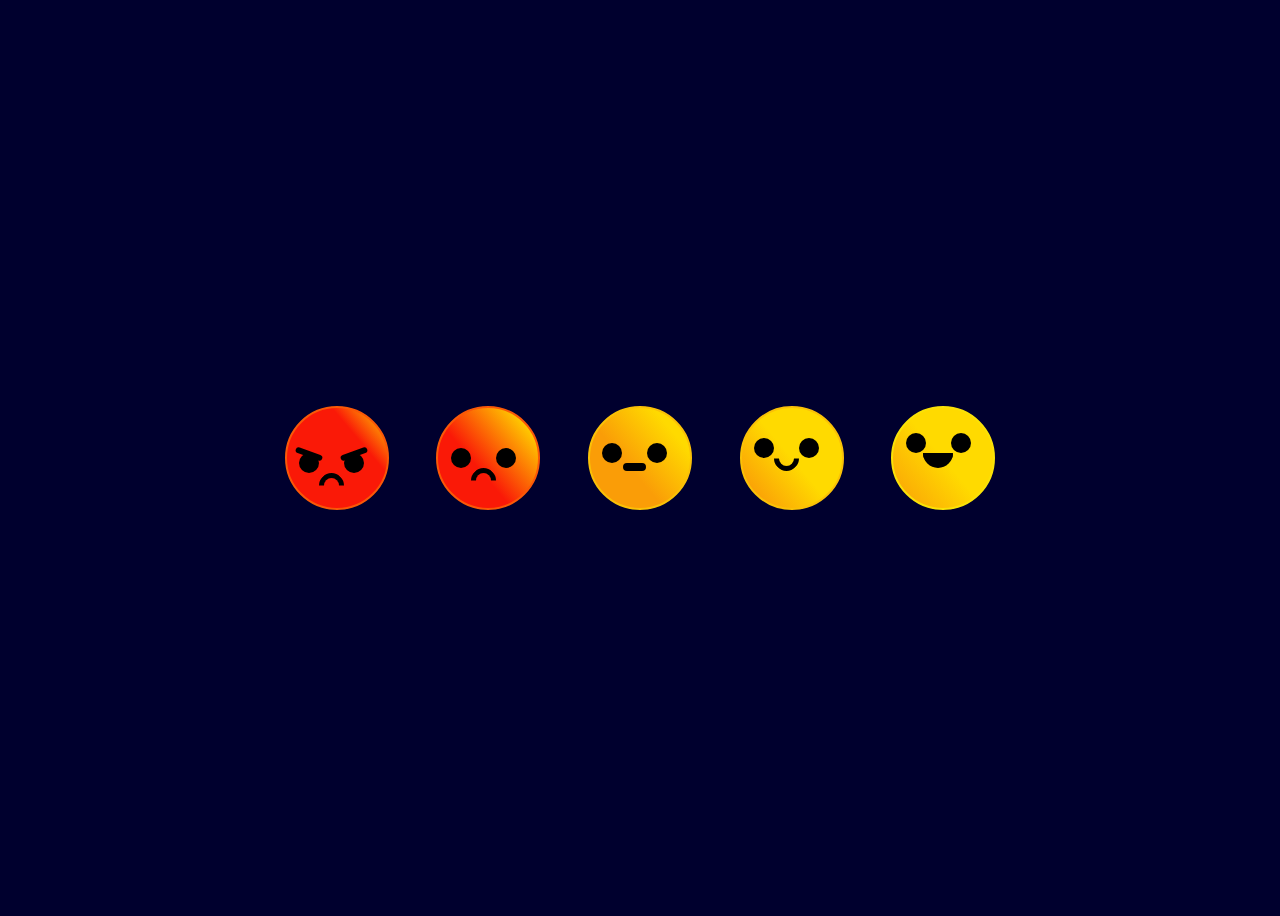
<file: animate emoji/index.html>
<!DOCTYPE html>
<html>
    <head>
        <meta charset="utf-8">
        <meta name="viewport" content="width=device-width, initial-scale=1">
        <link rel="stylesheet" href="css/styles.css">
        <title></title>
    </head>
    <body>
        <div class="animate-icones">
            <div class="emojies">
                <div class="head h1">
                    <div class="visage">
                        <div class="cils e1">
                            <span class="cil left-colere">
                            </span>
                            <span class="cil right-colere">
                            </span>
                        </div>
                        <div class="eyes e1">
                            <span class="eye">
                            </span>
                            <span class="eye">
                            </span>
                        </div>
                        <div class="mounth m1"></div>
                    </div>
                </div>
            </div>
            <div class="emojies">
                <div class="head h2">
                    <div class="visage">
                        <div class="eyes e2">
                            <span class="eye">
                            </span>
                            <span class="eye">
                            </span>
                        </div>
                        <div class="mounth m2"></div>
                    </div>
                </div>
            </div>
            <div class="emojies">
                <div class="head h3">
                    <div class="visage">
                        <div class="eyes e3">
                            <span class="eye">
                            </span>
                            <span class="eye">
                            </span>
                        </div>
                        <div class="mounth m3"></div>
                    </div>
                </div>
            </div>
            <div class="emojies">
                <div class="head h4">
                    <div class="visage">
                        <div class="eyes e4">
                            <span class="eye">
                            </span>
                            <span class="eye">
                            </span>
                        </div>
                        <div class="mounth m4"></div>
                    </div>
                </div>
            </div>
            <div class="emojies">
                <div class="head h5">
                    <div class="visage">
                        <div class="eyes e5">
                            <span class="eye">
                            </span>
                            <span class="eye">
                            </span>
                        </div>
                        <div class="mounth m5"></div>
                    </div>
                </div>
            </div>
        </div>
        <script src="js/script.js"></script>
    </body>
</html>
</file>
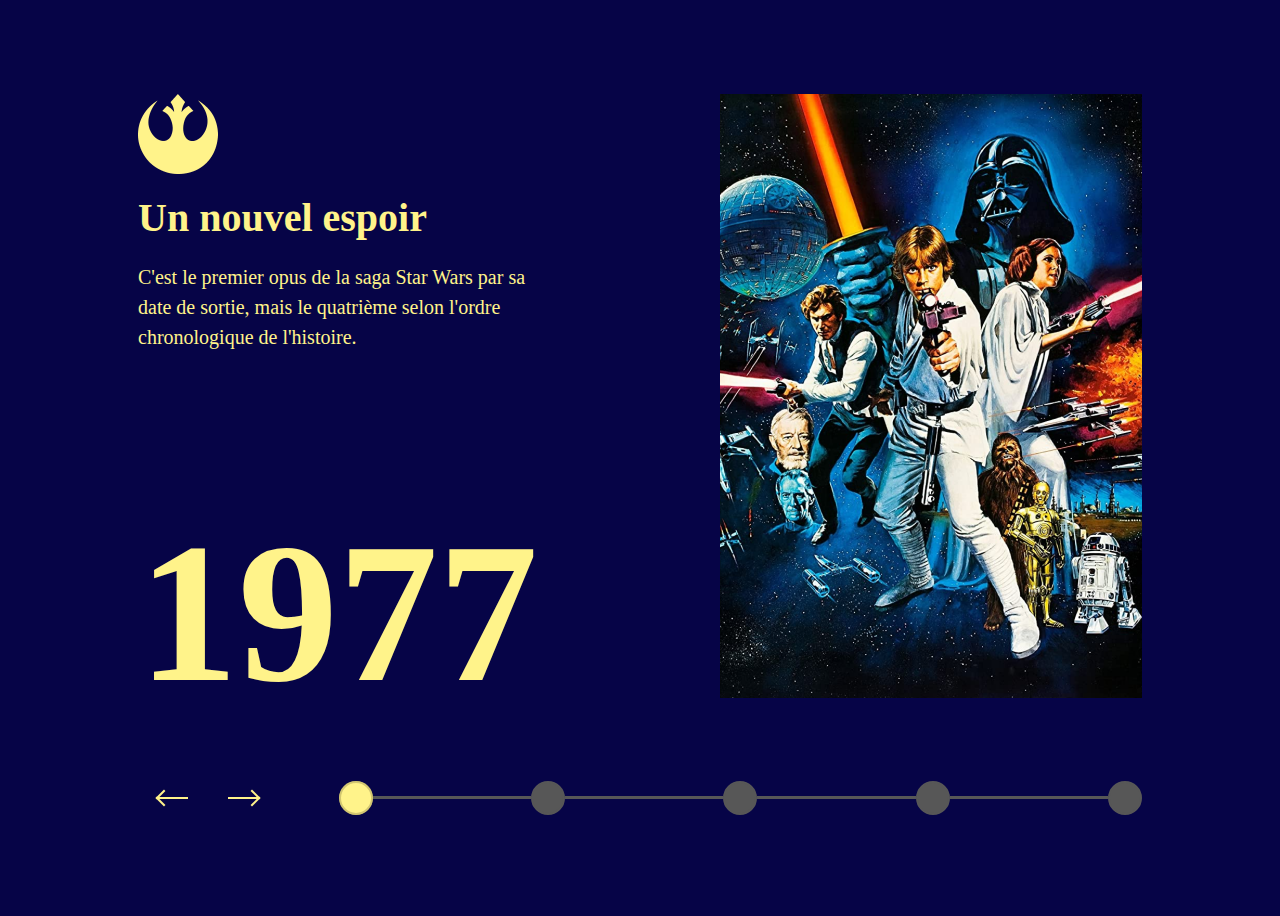
<file: test/test.html>
<!DOCTYPE html>
<html>
<head>
    <meta charset="utf-8">
    <meta name="viewport" content="width=device-width, initial-scale=1">
    <link rel="stylesheet" href="css/dot-line-nav.css">
    <link rel="stylesheet" href="css/starwars-figma.css">
    <title>Starwars Figma @benjamincode</title>
</head>
<body>
    <div class="main-container">
        <div class="big-container">
            <div class="second-container">
                <div class="text-zone-container">
                    <div class="element-text-zone">
                        <div class="logo"><img src="img/logo/l1.png" alt="l1" width="80" height="80"></div>
                        <div class="titre">Un nouvel espoir</div>
                        <div class="texte">C'est le premier opus de la saga Star Wars par sa date de sortie, mais le quatrième selon l'ordre chronologique de l'histoire.</div>
                    </div>
                    <div class="element-text-zone">
                        <div class="logo"><img src="img/logo/l2.png" alt="l2" width="80" height="80"></div>
                        <div class="titre">L’empire contre-attaque</div>
                        <div class="texte">La guerre entre le maléfique Empire galactique et son antagoniste, l’Alliance rebelle, bat son plein.</div>
                    </div>
                    <div class="element-text-zone">
                        <div class="logo"><img src="img/logo/l3.png" alt="Un nouvel espoir" width="80" height="80"></div>
                        <div class="titre">Le retour du Jedi</div>
                        <div class="texte">Le maléfique Empire galactique construit une nouvelle station spatiale Étoile de la mort pour anéantir définitivement l'Alliance rebelle.</div>
                    </div>
                </div>
                <div class="date-zone-container">
                        <span class="element-date-zone">1</span>
                        <span class="element-date-zone">9</span>
                        <span class="element-date-zone">7</span>
                        <span class="element-date-zone">7</span>
                </div>
            </div>
            <div class="second-container container-image">
                <div class="image-container">
                    <img src="img/1.png" alt="Un nouvel espoir" width="422" height="604">
                </div>
                <div class="image-container">
                    <img src="img/2.png" alt="L'Empire contre-attaque" width="422" height="604">
                </div>
                <div class="image-container">
                    <img src="img/3.png" alt="Le retour du Jedi" width="422" height="604">
                </div>
            </div>
        </div>
        <div class="container">
            <div class="next-prev-container">
                <div id="prev" class="button-round">
                    <div id="in_prev" class="arrow">
                        <div class="arrow-head left-direction"></div>
                        <div class="arrow-body"></div>
                    </div>
                </div>
                <div id="next" class="button-round">
                    <div id="in_next" class="arrow">
                        <div class="arrow-head right-direction"></div>
                        <div class="arrow-body"></div>
                    </div>
                </div>
            </div>
            <div class="line-dot">
                <div class="dot-container">
                    <span class="dot"></span>
                    <span class="dot shine second-dot"></span>
                </div>
                <span class="line">
                    <span class="line shine second-line"></span>
                </span>
                <div class="dot-container">
                    <span class="dot"></span>
                    <span class="dot shine second-dot"></span>
                </div>
                <span class="line">
                    <span class="line shine second-line"></span>
                </span>
                <div class="dot-container">
                    <span class="dot"></span>
                    <span class="dot shine second-dot"></span>
                </div>
                <span class="line">
                    <span class="line shine second-line"></span>
                </span>
                <div class="dot-container">
                    <span class="dot"></span>
                    <span class="dot shine second-dot"></span>
                </div>
                <span class="line">
                    <span class="line shine second-line"></span>
                </span>
                <div class="dot-container">
                    <span class="dot"></span>
                    <span class="dot shine second-dot"></span>
                </div>
            </div>
        </div>
    </div>
    <script src="js/dot-line-nav.js"></script>
</body>
</html>
</file>
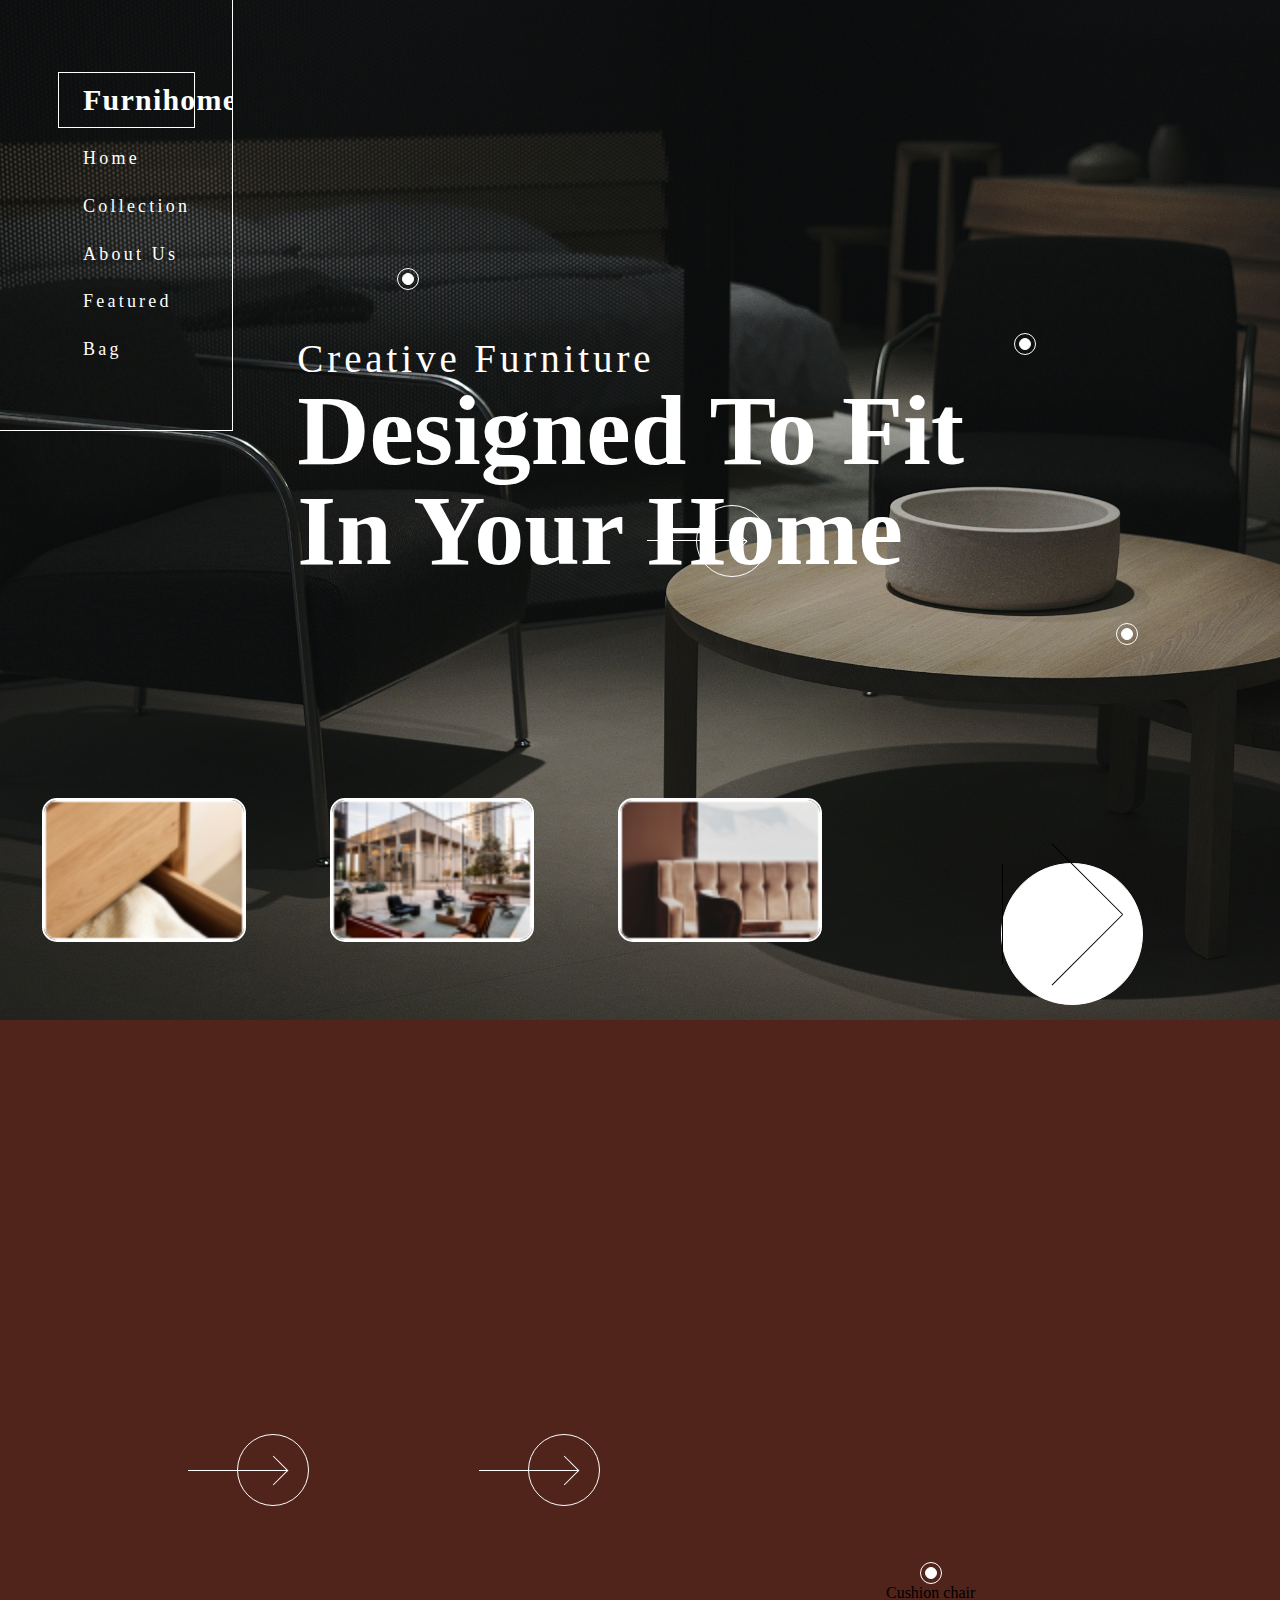
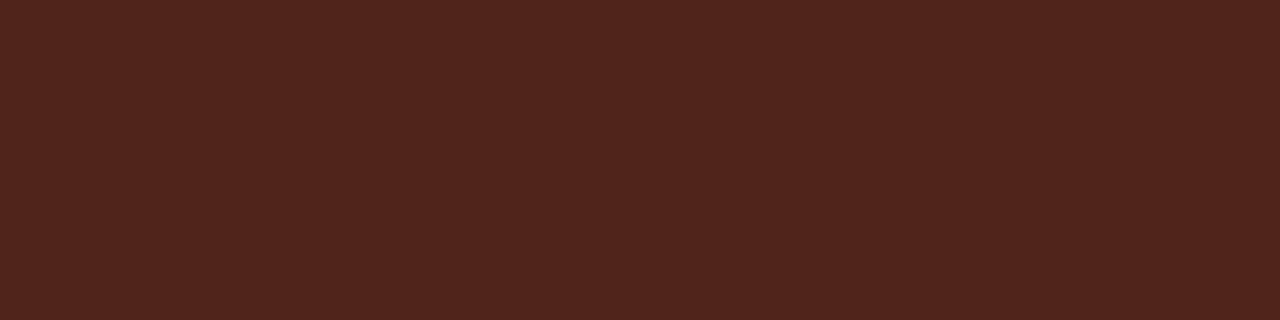
<file: test2/test2.html>
<!DOCTYPE html>
<html>
    <head>
        <meta charset="utf-8">
        <meta name="viewport" content="width=device-width, initial-scale=1">
        <link rel="stylesheet" href="css/test2.css">
        <link rel="stylesheet" href="css/style.css">
        <title></title>
    </head>
    <body>
        <header>
            <div class="top-part-header">
                <nav class="nav-bar">
                    <span class="logo"><span>Furnihome.</span></span>
                    <ul class="menu">
                        <li class="nav-elt">Home</li>
                        <li class="nav-elt">Collection</li>
                        <li class="nav-elt">About Us</li>
                        <li class="nav-elt">Featured</li>
                        <li class="nav-elt">Bag <span class="notif-show"></span></li>
                    </ul>
                </nav>
                <div class="middle-zone-header">
                    <div class="detail-point-zone">
                        <div class="detail-point">
                                <div class="detail-card">
                                    <h5 class="card-title">Cushion chair</h5>
                                    <p class="card-description">Specially made for comfort while seating</p>
                                </div>
                                <div class="card-point-liner"></div>
                            <div class="infinite-clin-circle">
                                <div class="unfill circle">
                                    <div class="fill circle"></div>
                                </div>
                            </div>
                        </div>
                    </div>
                    <div class="header-title-zone">
                        <span class="above-title-text">Creative Furniture</span>
                        <div>
                            <h1 class="title">Designed To Fit In Your Home <a href="">
                                <div class="elt-btn">
                                    <div class="arrow-elt">
                                        <div class="arrow-head-first">
                                            <div class="arrow-head"></div>
                                        </div>
                                        <div class="arrow-body"></div>
                                    </div>
                                </div>
                            </a>
                            </h1>
                        </div>
                    </div>
                </div>
                <div class="right-zone-header">
                    <div>
                        <div class="detail-point" style="bottom: 0; left: 10%;">
                                <div class="detail-card">
                                    <h5 class="card-title">Cushion chair</h5>
                                    <p class="card-description">Specially made for comfort while seating</p>
                                </div>
                                <div class="card-point-liner"></div>
                            <div class="infinite-clin-circle">
                                <div class="unfill circle">
                                    <div class="fill circle"></div>
                                </div>
                            </div>
                        </div>
                    </div>
                    <div>
                        <div class="detail-point" style="bottom: 70px; left: 35%;">
                                <div class="detail-card">
                                    <h5 class="card-title">Cushion chair</h5>
                                    <p class="card-description">Specially made for comfort while seating</p>
                                </div>
                                <div class="card-point-liner"></div>
                            <div class="infinite-clin-circle">
                                <div class="unfill circle">
                                    <div class="fill circle"></div>
                                </div>
                            </div>
                        </div>
                    </div>
                </div>
            </div>
            <div class="bottom-part-header">
                <div class="left-bottom-part">
                    <div class="image-little-boxes"> <img src="img/Rectangle 29.png" alt="" width="200px" height="140px" srcset=""></div>
                    <div class="image-little-boxes"> <img src="img/Rectangle 31.png" alt="" width="200px" height="140px" srcset=""></div>
                    <div class="image-little-boxes"> <img src="img/Rectangle 30.png" alt="" width="200px" height="140px" srcset=""></div>
                </div>
                <div class="right-bottom-part">
                    <div class="play-button">
                        <div class="circle">
                            <div class="triangle">
                                <div class="triangle1"></div>
                                <div class="triangle2"></div>
                                <div class="triangle3"></div>
                            </div>    
                        </div>
                    </div>
                </div>
            </div>
        </header>
        <div class="container">
            <div class="elt-btn">
                <div class="arrow-elt">
                    <div class="arrow-head-first">
                        <div class="arrow-head"></div>
                    </div>
                    <div class="arrow-body"></div>
                </div>
            </div>
            <div class="elt-btn">
                <div class="arrow-elt">
                    <div class="arrow-head-first">
                        <div class="arrow-head"></div>
                    </div>
                    <div class="arrow-body"></div>
                </div>
            </div>
            <div class="detail-point">
                    <div class="detail-card">
                        <h5 class="card-title">Cushion chair</h5>
                        <p class="card-description">Specially made for comfort while seating</p>
                    </div>
                    <div class="card-point-liner"></div>
                <div class="infinite-clin-circle">
                    <div class="unfill circle">
                        <div class="fill circle"></div>
                    </div>
                </div>
                <span class="elt-name">Cushion chair</span>
            </div>
        </div>
        <script src="js/test2.js"></script>
    </body>
</html>
</file>
<file: test/css/dot-line-nav.css>
body{
    font-family: Helvetica, sans-serif;
    display: flex;
    flex-direction: column;
    justify-content: center;
    align-items: center;
    min-height: 100vh;
    background-color: #060447;
    color:#FFF38A;
    font-family: Montserrat;
}
.container{
    display: flex;
    flex-direction: row;
    align-items: center;
    justify-content: space-between;
}
.line-dot{
    width: 80%;
    display: flex;
    flex-direction: row;
    align-items: center;
}
.dot{
    display: block;
    width: 30px;
    height: 30px;
    border-radius: 50%;
    border: 2px solid rgb(87, 87, 87);
    background-color: rgb(87, 87, 87);
    position: relative;
}
.second-dot{
    position: absolute;
    top: 0;
    opacity: 0;
}
.dot-container{
    position: relative;
}
.line{
    width: 25%;
    height: 3px;
    background-color: rgb(87,87,87);
    transform: scaleX(1);
}
.second-line{
    width: 100%;
    transform-origin:left ;
    position: absolute;
    transform: scaleX(0);
    transition-duration: 300ms;
}
.next-prev-container{
    display: flex;
    flex-direction: row;
    justify-content: center;
}
.button-round{
    margin-left: 10px;
    margin-right: 10px;
    width: 50px;
    height: 50px;
    position: relative;
    display: flex;
    flex-direction: row;
    justify-content: center;
    align-items: center;
    border-radius: 50%;
}
.arrow{
    width: 30px;
    position: relative;
    display: flex;
    flex-direction: row;
    align-items: center;
}
.button-round:hover{
    transition: background-color .5s;
    background-color: rgba(87, 87, 87, 0.578);
}
.arrow-head{
    width: 10px;
    height: 10px;
    border-top: 2px solid #FFF38A;
    border-right: 2px solid #FFF38A;
}
.arrow-body{
    width: 30px;
    border: 1px solid #FFF38A;
}
.left-direction{
    transform: rotate(225deg);
    position: absolute;
}
.right-direction{
    transform: rotate(45deg);
    position: absolute;
}
span{
    color: white;
    text-transform: uppercase;
    font-weight: 800;
}
#in_next{
    justify-content: end;
}
.shine{
    border-color: rgba(88, 77, 49, 0.269);
    background-color: #FFF38A;
    transition: all 1s linear;
}
.animate-dot{
    animation: radialEnter 400ms linear;
}
.animate-smooth-right{
    animation: smoothMoveToRight 400ms linear;
    animation: come 500ms linear 0s 1 normal;
}
.animate-smooth-left{
    animation: smoothMoveToLeft 1s linear;
}
@keyframes radialEnter{
    0%{
        opacity: 0;
    }
    50%{
        opacity: .5;
    }
    100%{
        opacity: 1;
    }
}
@keyframes come{
    0%{
        transform: translate(100px);
        opacity: 0;
    }
    100%{
        transform: translate(0px);
        opacity: 1;
    }
}
@keyframes go{
    0%{
        transform: translate(0px);
        opacity: 1;
    }
    100%{
        transform: translate(-100px);
        opacity: 0;
    }
}
</file>
<file: test/css/starwars-figma.css>
.main-container{
    width: 65%;
    min-width: 1004px;
    animation: come 300ms linear;
}
.second-container{
    display: flex;
    flex-direction: column;
    justify-content: space-between;
    height: 604px;
}
.big-container{
    display: flex;
    flex-direction: row;
    align-items: center;
    justify-content: space-between;
    margin-bottom: 75px;
    flex-wrap: wrap;
}
.element-text-zone{
    position: absolute;
}
.element-text-zone > .texte{
    max-width: 422px;
    font-weight: 400;
    font-size: 20px;
    line-height: 30px;
}
.element-text-zone > .titre{
    font-size: 40px;
    line-height: 48.76px;
    font-weight: 700;  
}
.element-text-zone > .logo {
    width: 80px;
    height: 80px;
}
.element-text-zone > div {
    margin-bottom: 20px;
}
.element-date-zone{
    height: 200px;
    font-size: 200px;
    font-weight: 800;
    color:#FFF38A;
}
.date-zone-container{
    height: 100%;
    display: flex;
    flex-direction: row;
    align-items: end;
}
</file>
<file: test2/css/test2.css>
body{
    margin: 0;
    background: rgb(80, 35, 27);
    /*background: linear-gradient(90deg, rgb(40, 40, 120) 0%, rgba(246,60,60,1) 90%);*/
    display: flex;
    flex-direction: column;
    justify-content: center;
    align-items: center;
    font-family: futura;
}
.container{
    display: flex;
    flex-direction: row;
    width: 60%;
    justify-content: space-around;
    align-items: center;
    width: 80%;
    height: 100vh;
}
.arrow-elt::after{
    content: ' ';
    width: 70px;
    height: 70px;
    position: absolute;
    border: 1px solid white;
    border-radius: 50%;
}
.arrow-elt{
    position: relative;
    width: 70px;
    height: 70px;
    display: flex;
    flex-direction: row;
    justify-content: center;
    align-items: center;
}
.arrow-head{
    position: absolute;
    width: 20px;
    height: 20px;
    border-top: 1px solid white;
    border-right: 1px solid white;
    transform: rotate(45deg);
}
.arrow-head-first{
    width: 20px;
    height: 20px;
    transition-duration: 250ms;
}
.arrow-body{
    border-top: 1px solid white;
    width: 100px;
    position: absolute;
    right: 20px;
    transition-duration: 250ms;
}
.elt-btn{
    margin-left: 4  0px;
    max-width: 70px;
}
.move{
    transform: translate(10px);
}
.reduce{
    width: 50px ;
}
.unfill{
    width: 20px;
    height: 20px;
    display: flex;
    flex-direction: column;
    align-items: center;
    justify-content: center;
}
.fill{
    width: 10px;
    height: 10px;
    background-color: white;
    animation: clin 4s linear 0s infinite;
    cursor: pointer;
}
.fill:hover{
    animation: none;
}
.circle{
    border-radius: 50%;
    border: 1px solid white;
}
@keyframes clin {
    0%{
        opacity: 0;
    }
    50%{
        opacity: 1;
    }
    100%{
        opacity: 0;
    }
}
.detail-point{
    display: flex;
    flex-direction: column;
    justify-content: center;
    align-items: center;
    width: 222px;
    height: 255px;
}
/*.detail-zone{
    display: flex;
    flex-direction: column;
    justify-content: center;
    align-items: center;
    display: none;
    transform: translateY(100px);
}*/
.detail-card{
    width: 12.5em;
    border: 1px solid rgb(207, 206, 206);
    background-color: white;
    border-radius: 5px;
    padding: 10px;
    margin-bottom: 100px;
    visibility: hidden;
    display: flex;
    flex-direction: column;
    justify-content: space-between;
    transition-duration: 500ms;
    opacity: 0;
}
.card-title{
    color: black;
    font-size: 20px;
    margin: 5px;
}
.card-description{
    font-size: 16px;
    color: rgb(110, 108, 108);
    margin-left: 5px;
    margin-right: 5px;
}
.card-point-liner{
    height: 0px;
    border-left: 1px solid white;
    transform-origin: top;
    transition-duration: 500ms;
}
</file>
<file: test2/css/style.css>
header{
    color: white;
    width: 100%;
    background-repeat: no-repeat;
    background-size: cover;
    background-position: center;
    background-image: url('../img/Subtract2.jpg');
    display: flex;
    flex-direction: column;
}
.top-part-header{
    display: flex;
    flex-direction: row;
}
nav{
    letter-spacing: 0.2em;
    width: 20%;
    max-height: 40vh;
    border-right: 1px solid white;
    border-bottom: 1px solid white;
    padding-top: 70px;
    display: flex;
    flex-direction: column;
    align-items: center;
    overflow-x: hidden;
}
.logo{
    font-family: Avenir;
    font-size: 30px;
    font-weight: bold;
    padding-left: 50%;
    display: flex;
    flex-direction: column;
    justify-content: center;;
    height: 20%;
    width: 100%;

}
.logo>span{
    padding-left: 25px;
    letter-spacing: 0.04em
}
.logo::before{
    content: '';
    width: 4.5em;
    height: 1.8em;
    border: 1px solid white;
    position: absolute;
}
.menu{
    font-size: 18px;
    list-style-type: none;
    margin-bottom: 70px;
    height: 70%;
    width: 100%;
    padding-left: 50%;
    display: flex;
    flex-direction: column;
    justify-content: space-between;
}
.menu>li{
    padding-left: 25px;
}
.middle-zone-header{
    width: 45%;
    margin-left: 5%;
    height: 80vh;
    display: flex;
    flex-direction: column;
    justify-content: space-between;
}
.header-title-zone{
    height: 100%;
    margin-top: 7%;
}
.above-title-text{
    font-size: 39px;
    letter-spacing: 0.1em;
}
.title{
    position: relative;
    font-size: 100px;
    width: 700px;
    font-family: Montserrat;
    line-height: 100px;
    margin: 0;
}
.title>a{
    width: 100px;
    height: 70px;
    display: inline-block;
    position: absolute;
    bottom: 5px;
    right: 200px;
}
.detail-point-zone{
    margin-top: 7%;
    position: relative;
}
.detail-point{

}
.right-zone-header{
    display: flex;
    flex-direction: column;
    justify-content: center;
    align-items: flex-start;
    width: 35%;
}
.right-zone-header>div{
    position: relative;
    width: 100%;
    height: 50%;
}
.right-zone-header>div>.detail-point{
    position: absolute;
}
.bottom-part-header{
    width: 100%;
    height: 300px;
    display: flex;
    flex-direction: row;
    align-items: center;
}
.left-bottom-part{
    width: calc(2.7*100%/4);
    height: 80%;
    display: inherit;
    justify-content: space-around;
}
.image-little-boxes{
    width: 30%;
    aspect-ratio: 3/4;
    display: flex;
    flex-direction: row;
    align-items: center;
    justify-content: center;
}
.image-little-boxes>img{
    border: 2px solid white;
    border-radius: 15px;
}
.right-bottom-part{
    width: calc(1.3*100%/4);
    height: 90%;
    display: flex;
    flex-direction: row;
    justify-content: center;
    align-items: flex-end;
}
.play-button>.circle{
    width: 140px;
    height: 140px;
    background-color: #fff;
    border-radius: 50%;
}
.play-button>.triangle{
    width: 120px;
    height: 120px;
    position: relative;
    display: flex;
    flex-direction: column;
    justify-content: center;
    align-items: center;
}
.triangle1,.triangle2,.triangle3{
    width: 100px;
    height: 100px;
}
.triangle1{
    position: absolute;
    border-left: 1px solid black;
}
.triangle2{
    position: absolute;
    border-top: 1px solid black;
    transform: rotate(45deg);
}
.triangle3{
    position: absolute;
    border-bottom: 1px solid black;
    transform: rotate(-45deg);
}
</file>
<file: animate emoji/css/styles.css>
:root{
    --head-size: 100px;
    --eyes-size: calc(var(--head-size)/5);
    --mounth-size: 15px;
}
html{
    margin: 0;
}
body,.visage{
    display: flex;
    flex-direction: column;
}
.animate-icones,.eyes,.cils{
    display: flex;
    flex-direction: row;
}

body{
    justify-content: center;
    align-items: center;
    height: 100vh;
    background-color: #00002e;
}

.animate-icones{
    width: 60%;
    justify-content: space-around;
    align-items: center;
}
.emojies>.head{
    width: var(--head-size);
    height: var(--head-size);
    background-color: yellow;
    border-radius: 50%;
    position: relative;
    transition-duration: 200ms;
}
.head:hover{
    box-shadow: 0px 0px 20px 20px white;
    transition-duration: 200ms;
    margin: 20px;
}
.head.h1{
    background: linear-gradient(50deg, rgb(250,25,7) 70%,rgb(255,218,0)100%);
    border: 2px solid rgb(250, 88, 7);
}
.head.h2{
    background: linear-gradient(50deg, rgb(250,25,7) 40%,rgb(255,218,0)90%);
    border: 2px solid rgb(250, 88, 7);
}
.head.h3{
    background: linear-gradient(50deg, rgb(250, 157, 7) 40%,rgb(255,218,0)80%);
    border: 2px solid rgb(250, 193, 7);
}
.head.h4{
    background: linear-gradient(50deg, rgb(250, 157, 7) 10%,rgb(255,218,0)50%);
    border: 2px solid rgb(250, 193, 7);
}
.head.h5{
    background: linear-gradient(50deg, rgb(250, 157, 7) 0%,rgb(255,218,0)50%); 
    border: 2px solid rgb(250, 226, 7);
}
.visage{
    justify-content: center;
    align-items: center;
    width: 90%;
    position: absolute;
}
.eyes,.cils{
    width: 100%;
    height: auto;
    justify-content: space-around;
    align-items: center;
    padding-top: 25px;
}
.cils{
    position: absolute;
    top: 20%;
}
.cil{
    width: 22px;
    border: 3px solid #000;
    border-radius: 10px;
    animation: clin-cils 2.8s infinite;
}
.cil.left-colere{
    transform: rotate(20deg);
}
.cil.right-colere{
    transform: rotate(-20deg);
}

.eyes.e1{
    padding-top: 45px;
}
.eyes.e2{
    padding-top: 40px;
}
.eyes.e3{
    padding-top: 35px;
}
.eyes.e4{
    padding-top: 30px;
}
.eyes.e5{
    padding-top: 25px;
}
.eye{
    width: var(--eyes-size);
    height: var(--eyes-size);
    border-radius: 50%;
    background-color: #000;
    animation: clin 2.8s infinite;
}
.visage>.e1>.eye{
    animation-delay: 0ms;
}
.visage>.e2>.eye{
    animation-delay: 200ms;
}
.visage>.e3>.eye{
    animation-delay: 400ms;
}
.visage>.e4>.eye{
    animation-delay: 600ms;
}
.visage>.e5>.eye{
    animation-delay: 800ms;
}
.mounth{
    width: var(--mounth-size);
    height: var(--mounth-size);
    border: 5px solid #000;
    transform: rotate(-45deg);
}
.mounth.m1{
    border-radius: 50%;
    border-bottom-color: transparent;
    border-left-color: transparent;
}
.mounth.m2{
    border-radius: 50%;
    border-bottom-color: transparent;
    border-left-color: transparent;
}
.mounth.m3{
    height: 0px;
    border-radius: 5px;
    border: 4px solid #000;
    transform: rotate(0deg);
}
.mounth.m4{
    border-radius: 50%;
    border-top-color: transparent;
    border-right-color: transparent;
    position: absolute;
    top: 38px;
}
.mounth.m5{
    width: 20px;
    height: 5px;
    background-color: #000;
    border-bottom-left-radius: 100% 200%;
    border-bottom-right-radius: 100% 200%;
    transform: rotate(0deg);
}
@keyframes clin {
    0%{
        transform: scaleY(1);
    }
    5%{
        transform: scaleY(0);
    }
    10%{
        transform: scaleY(1);
    }
}
@keyframes clin-cils {
    0%{
        margin-top: 0px;
    }
    5%{
        margin-top: calc(var(--eyes-size)/4);
    }
    10%{
        margin-top: 0px;
    }
}
</file>
